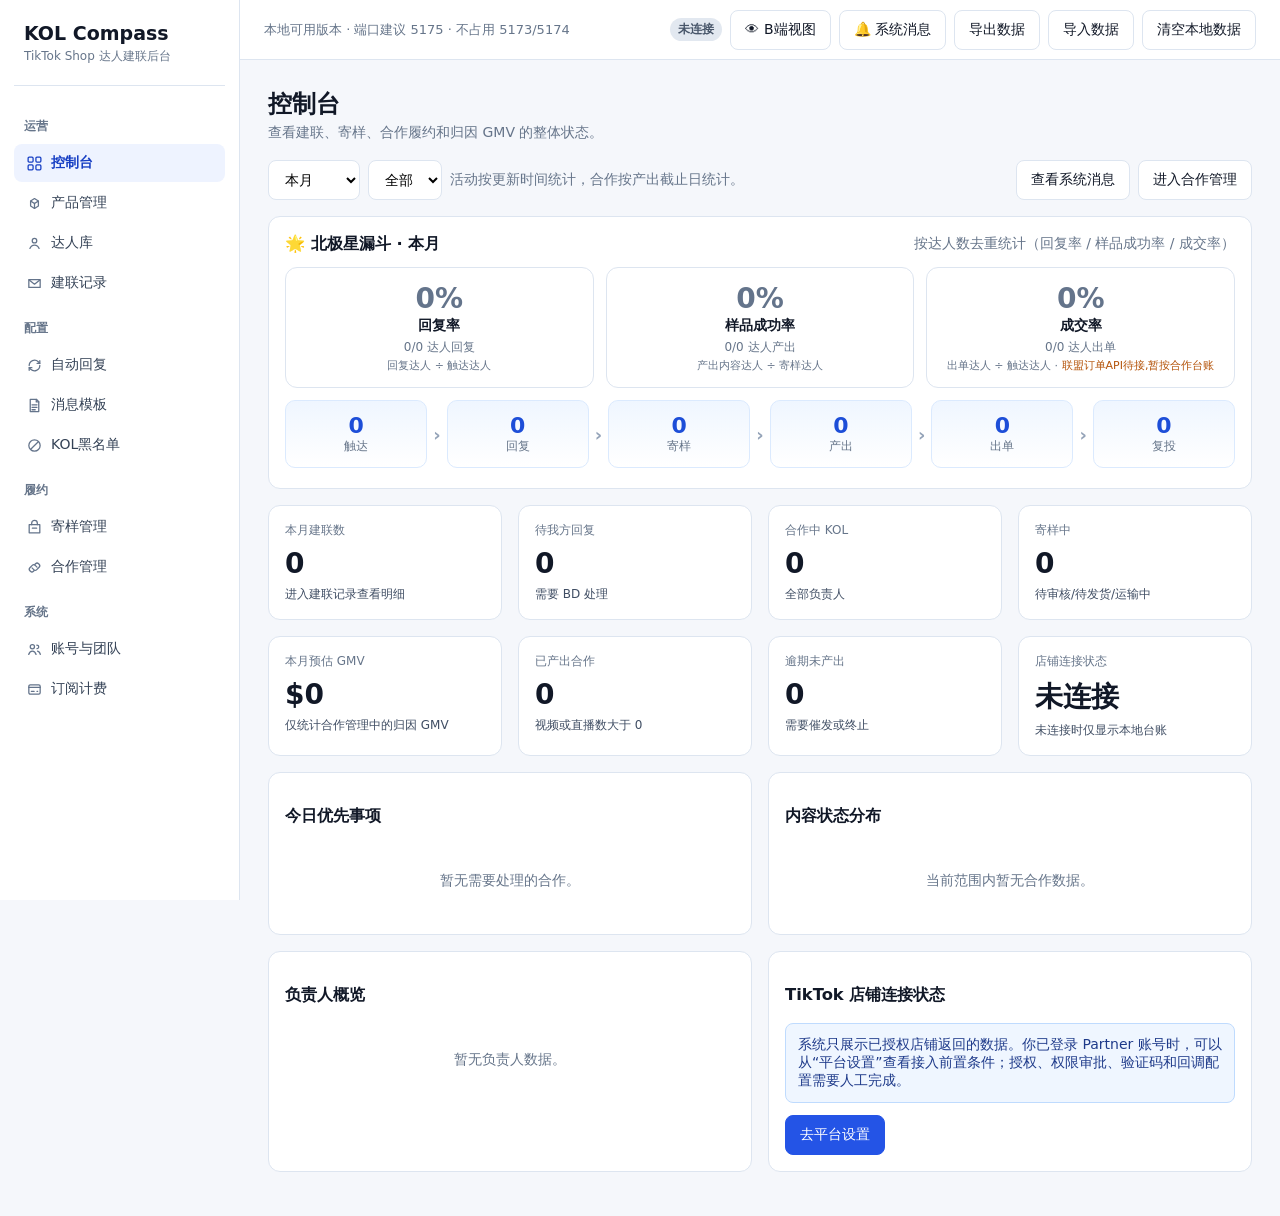
<file: index.html>
<!doctype html>
<html lang="zh-CN">
  <head>
    <meta charset="UTF-8" />
    <meta name="viewport" content="width=device-width, initial-scale=1.0" />
    <title>KOL Compass</title>
    <meta
      name="description"
      content="TikTok Shop KOL 建联、合作履约、内容追踪和 ROI 复盘后台"
    />
    <link rel="stylesheet" href="./app.css?v=20260708-r49" />
  </head>
  <body>
    <div id="app"></div>
    <script src="./app.js?v=20260708-r49"></script>
  </body>
</html>
</file>
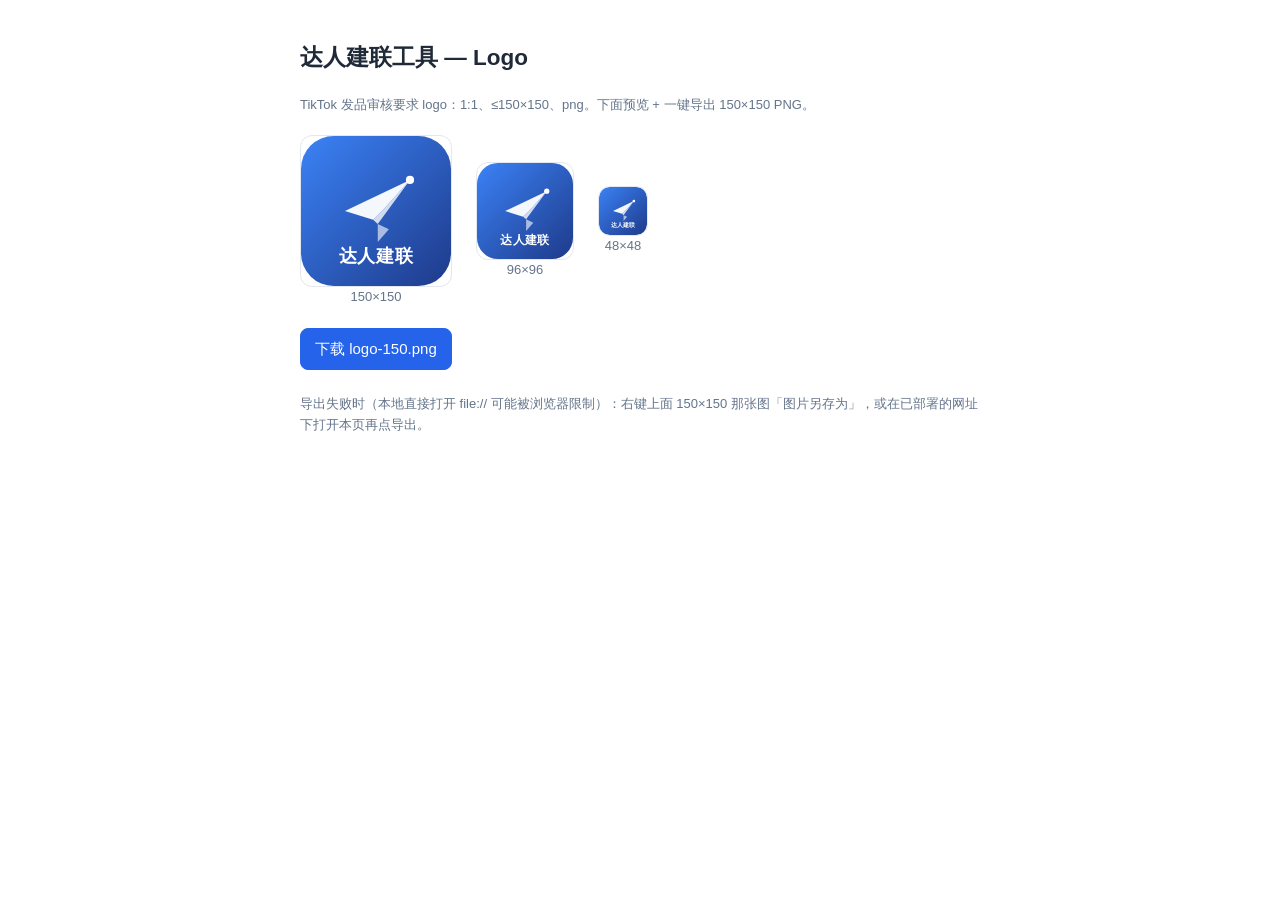
<file: assets/logo-preview.html>
<!doctype html>
<html lang="zh-CN">
<head>
<meta charset="UTF-8" />
<title>Logo 预览 / 导出 PNG</title>
<style>
  body{font:15px/1.6 -apple-system,Segoe UI,Roboto,sans-serif;color:#1f2937;max-width:680px;margin:40px auto;padding:0 20px}
  .row{display:flex;gap:24px;align-items:center;flex-wrap:wrap;margin:20px 0}
  .chip{text-align:center}
  .chip img{display:block;border:1px solid #e2e8f0;border-radius:12px}
  .muted{color:#64748b;font-size:13px}
  button{padding:8px 14px;border:1px solid #2563eb;background:#2563eb;color:#fff;border-radius:8px;cursor:pointer;font:inherit}
  code{background:#f1f5f9;padding:1px 5px;border-radius:4px}
</style>
</head>
<body>
<h2>达人建联工具 — Logo</h2>
<p class="muted">TikTok 发品审核要求 logo：1:1、≤150×150、png。下面预览 + 一键导出 150×150 PNG。</p>

<div class="row">
  <div class="chip"><img src="logo.svg" width="150" height="150" alt="logo 150" /><div class="muted">150×150</div></div>
  <div class="chip"><img src="logo.svg" width="96" height="96" alt="logo 96" /><div class="muted">96×96</div></div>
  <div class="chip"><img src="logo.svg" width="48" height="48" alt="logo 48" /><div class="muted">48×48</div></div>
</div>

<button onclick="exportPng()">下载 logo-150.png</button>
<canvas id="cv" width="150" height="150" style="display:none"></canvas>

<p class="muted" style="margin-top:24px">导出失败时（本地直接打开 file:// 可能被浏览器限制）：右键上面 150×150 那张图「图片另存为」，或在已部署的网址下打开本页再点导出。</p>

<script>
function exportPng(){
  var img = new Image();
  img.onload = function(){
    var cv = document.getElementById('cv');
    var ctx = cv.getContext('2d');
    ctx.clearRect(0,0,150,150);
    ctx.drawImage(img,0,0,150,150);
    try{
      var a = document.createElement('a');
      a.download = 'logo-150.png';
      a.href = cv.toDataURL('image/png');
      a.click();
    }catch(e){ alert('导出受浏览器限制，请用「图片另存为」。'); }
  };
  img.src = 'logo.svg';
}
</script>
</body>
</html>
</file>
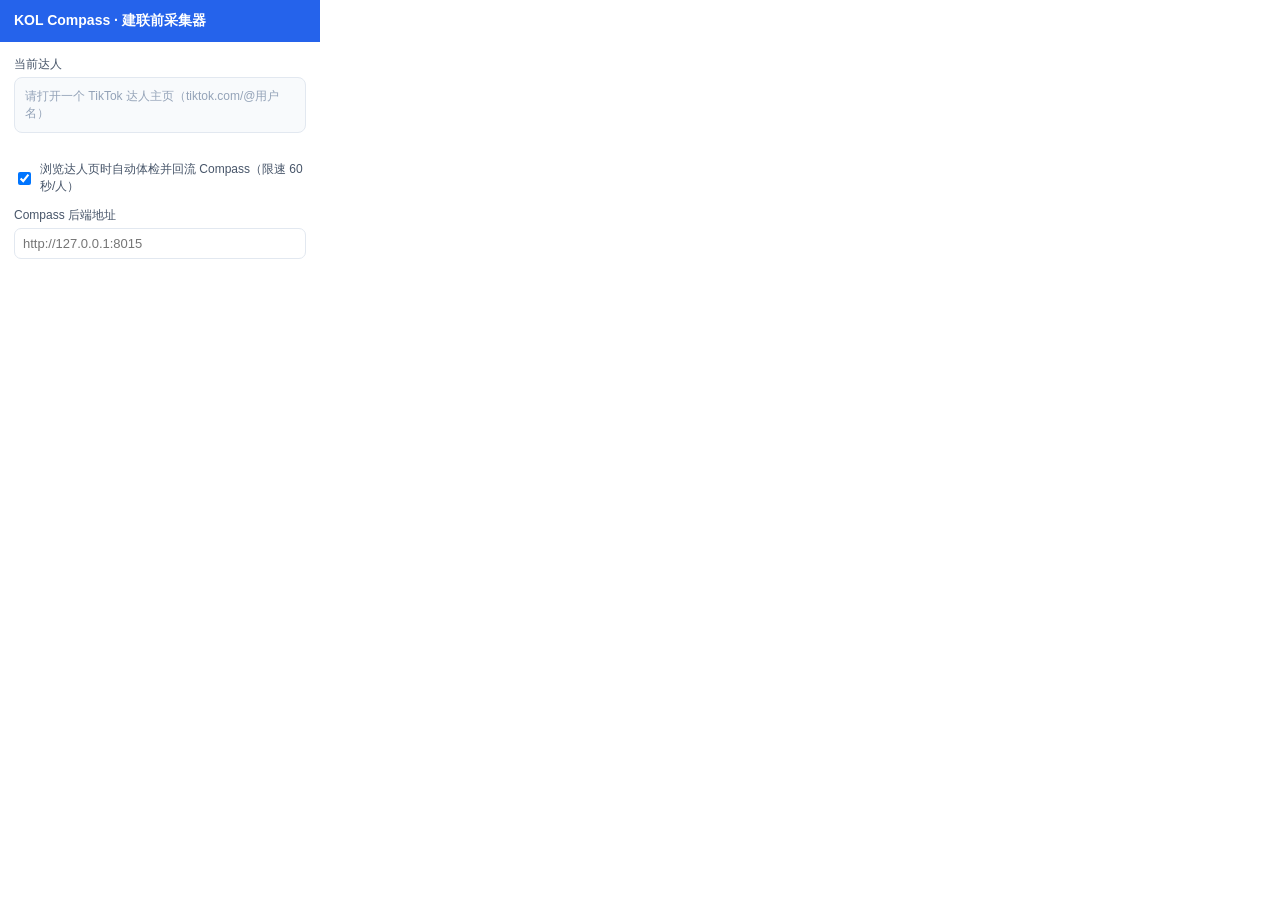
<file: extension/popup.html>
<!doctype html>
<html lang="zh-CN">
  <head>
    <meta charset="utf-8" />
    <style>
      body { width: 320px; margin: 0; font-family: -apple-system, "Segoe UI", "Microsoft YaHei", sans-serif; color: #0f172a; }
      header { background: #2563eb; color: #fff; padding: 12px 14px; font-weight: 600; font-size: 14px; }
      .body { padding: 14px; }
      .row { margin-bottom: 12px; }
      label { display: block; font-size: 12px; color: #475569; margin-bottom: 4px; }
      input[type="text"] { width: 100%; box-sizing: border-box; padding: 7px 8px; border: 1px solid #e2e8f0; border-radius: 7px; font-size: 13px; }
      .creator { background: #f8fafc; border: 1px solid #e2e8f0; border-radius: 8px; padding: 10px; font-size: 13px; }
      .creator b { font-size: 14px; }
      .muted { color: #94a3b8; font-size: 12px; }
      .btn { width: 100%; background: #2563eb; color: #fff; border: 0; border-radius: 8px; padding: 10px; font-size: 14px; font-weight: 600; cursor: pointer; }
      .btn:disabled { background: #94a3b8; cursor: default; }
      .status { margin-top: 10px; font-size: 12px; min-height: 16px; }
      .ok { color: #16a34a; } .err { color: #dc2626; }
      .toggle { display: flex; align-items: center; gap: 6px; font-size: 12px; color: #475569; }
      .tags span { display: inline-block; background: #eef2ff; color: #4338ca; border-radius: 5px; padding: 1px 6px; font-size: 11px; margin: 2px 2px 0 0; }
      .ckhead { font-size: 14px; margin-bottom: 8px; }
      .verdict { text-align: center; font-weight: 700; font-size: 15px; padding: 8px; border-radius: 8px; margin-bottom: 10px; }
      .lights { display: flex; flex-direction: column; gap: 5px; }
      .light-row { display: flex; align-items: center; justify-content: space-between; font-size: 13px; }
      .light-row span { color: #475569; }
      .detail { margin-top: 8px; font-size: 12px; line-height: 1.5; }
    </style>
  </head>
  <body>
    <header>KOL Compass · 建联前采集器</header>
    <div class="body">
      <div class="row" id="creatorBox">
        <label>当前达人</label>
        <div class="creator" id="creator"><span class="muted">请打开一个 TikTok 达人主页（tiktok.com/@用户名）</span></div>
      </div>
      <div class="status" id="status"></div>
      <div class="row toggle">
        <input type="checkbox" id="autoCapture" checked />
        <label for="autoCapture" style="margin:0">浏览达人页时自动体检并回流 Compass（限速 60 秒/人）</label>
      </div>
      <div class="row">
        <label>Compass 后端地址</label>
        <input type="text" id="compassUrl" placeholder="http://127.0.0.1:8015" />
      </div>
      <div class="muted" id="lastIngest"></div>
    </div>
    <script src="popup.js"></script>
  </body>
</html>
</file>
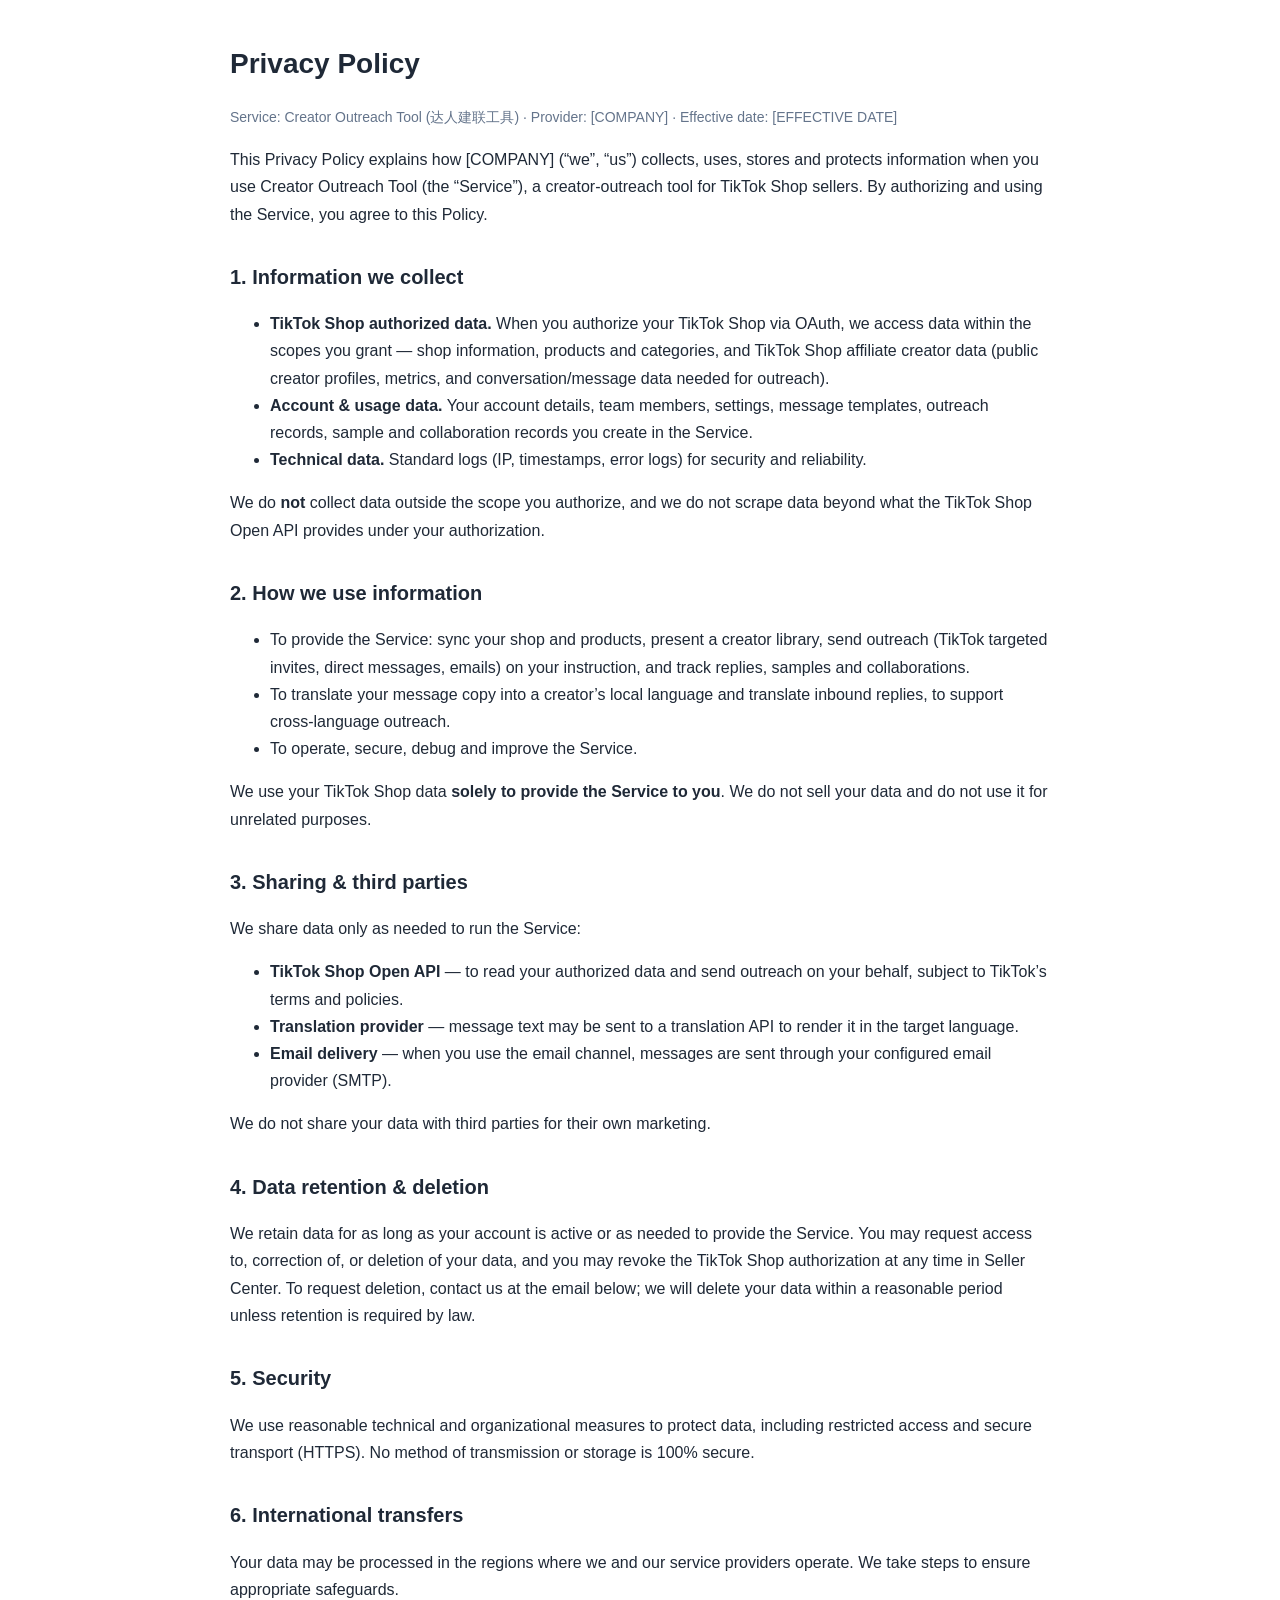
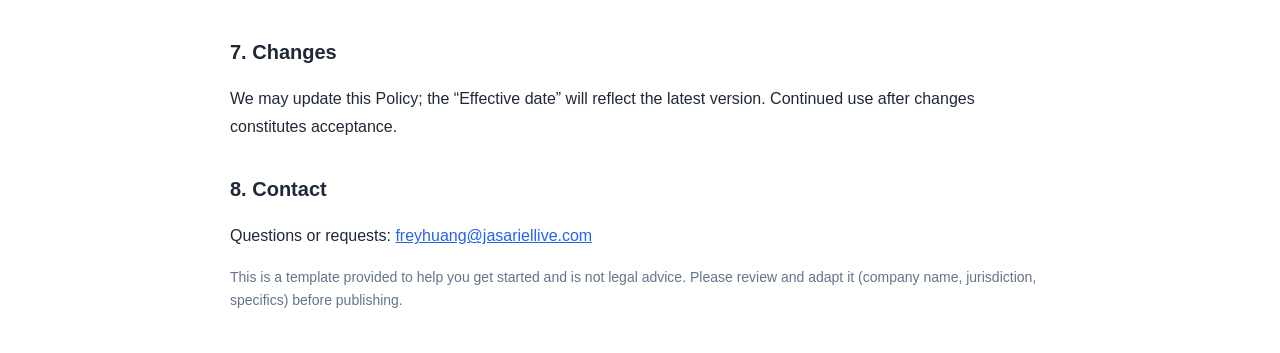
<file: legal/privacy-policy.html>
<!doctype html>
<html lang="en">
<head>
<meta charset="UTF-8" />
<meta name="viewport" content="width=device-width, initial-scale=1.0" />
<title>Privacy Policy — Creator Outreach Tool</title>
<style>
  body{max-width:820px;margin:40px auto;padding:0 20px;font:16px/1.7 -apple-system,Segoe UI,Roboto,Helvetica,Arial,sans-serif;color:#1f2937}
  h1{font-size:28px} h2{font-size:20px;margin-top:32px} a{color:#2563eb}
  .muted{color:#64748b;font-size:14px}
  code{background:#f1f5f9;padding:1px 5px;border-radius:4px}
</style>
</head>
<body>
<!-- TEMPLATE: replace [COMPANY], [EFFECTIVE DATE], [JURISDICTION] before publishing. Have it reviewed; this is not legal advice. -->
<h1>Privacy Policy</h1>
<p class="muted">Service: Creator Outreach Tool (达人建联工具) · Provider: [COMPANY] · Effective date: [EFFECTIVE DATE]</p>

<p>This Privacy Policy explains how [COMPANY] (“we”, “us”) collects, uses, stores and protects information when you use Creator Outreach Tool (the “Service”), a creator-outreach tool for TikTok Shop sellers. By authorizing and using the Service, you agree to this Policy.</p>

<h2>1. Information we collect</h2>
<ul>
  <li><b>TikTok Shop authorized data.</b> When you authorize your TikTok Shop via OAuth, we access data within the scopes you grant — shop information, products and categories, and TikTok Shop affiliate creator data (public creator profiles, metrics, and conversation/message data needed for outreach).</li>
  <li><b>Account &amp; usage data.</b> Your account details, team members, settings, message templates, outreach records, sample and collaboration records you create in the Service.</li>
  <li><b>Technical data.</b> Standard logs (IP, timestamps, error logs) for security and reliability.</li>
</ul>
<p>We do <b>not</b> collect data outside the scope you authorize, and we do not scrape data beyond what the TikTok Shop Open API provides under your authorization.</p>

<h2>2. How we use information</h2>
<ul>
  <li>To provide the Service: sync your shop and products, present a creator library, send outreach (TikTok targeted invites, direct messages, emails) on your instruction, and track replies, samples and collaborations.</li>
  <li>To translate your message copy into a creator’s local language and translate inbound replies, to support cross-language outreach.</li>
  <li>To operate, secure, debug and improve the Service.</li>
</ul>
<p>We use your TikTok Shop data <b>solely to provide the Service to you</b>. We do not sell your data and do not use it for unrelated purposes.</p>

<h2>3. Sharing &amp; third parties</h2>
<p>We share data only as needed to run the Service:</p>
<ul>
  <li><b>TikTok Shop Open API</b> — to read your authorized data and send outreach on your behalf, subject to TikTok’s terms and policies.</li>
  <li><b>Translation provider</b> — message text may be sent to a translation API to render it in the target language.</li>
  <li><b>Email delivery</b> — when you use the email channel, messages are sent through your configured email provider (SMTP).</li>
</ul>
<p>We do not share your data with third parties for their own marketing.</p>

<h2>4. Data retention &amp; deletion</h2>
<p>We retain data for as long as your account is active or as needed to provide the Service. You may request access to, correction of, or deletion of your data, and you may revoke the TikTok Shop authorization at any time in Seller Center. To request deletion, contact us at the email below; we will delete your data within a reasonable period unless retention is required by law.</p>

<h2>5. Security</h2>
<p>We use reasonable technical and organizational measures to protect data, including restricted access and secure transport (HTTPS). No method of transmission or storage is 100% secure.</p>

<h2>6. International transfers</h2>
<p>Your data may be processed in the regions where we and our service providers operate. We take steps to ensure appropriate safeguards.</p>

<h2>7. Changes</h2>
<p>We may update this Policy; the “Effective date” will reflect the latest version. Continued use after changes constitutes acceptance.</p>

<h2>8. Contact</h2>
<p>Questions or requests: <a href="mailto:freyhuang@jasariellive.com">freyhuang@jasariellive.com</a></p>

<p class="muted">This is a template provided to help you get started and is not legal advice. Please review and adapt it (company name, jurisdiction, specifics) before publishing.</p>
</body>
</html>
</file>
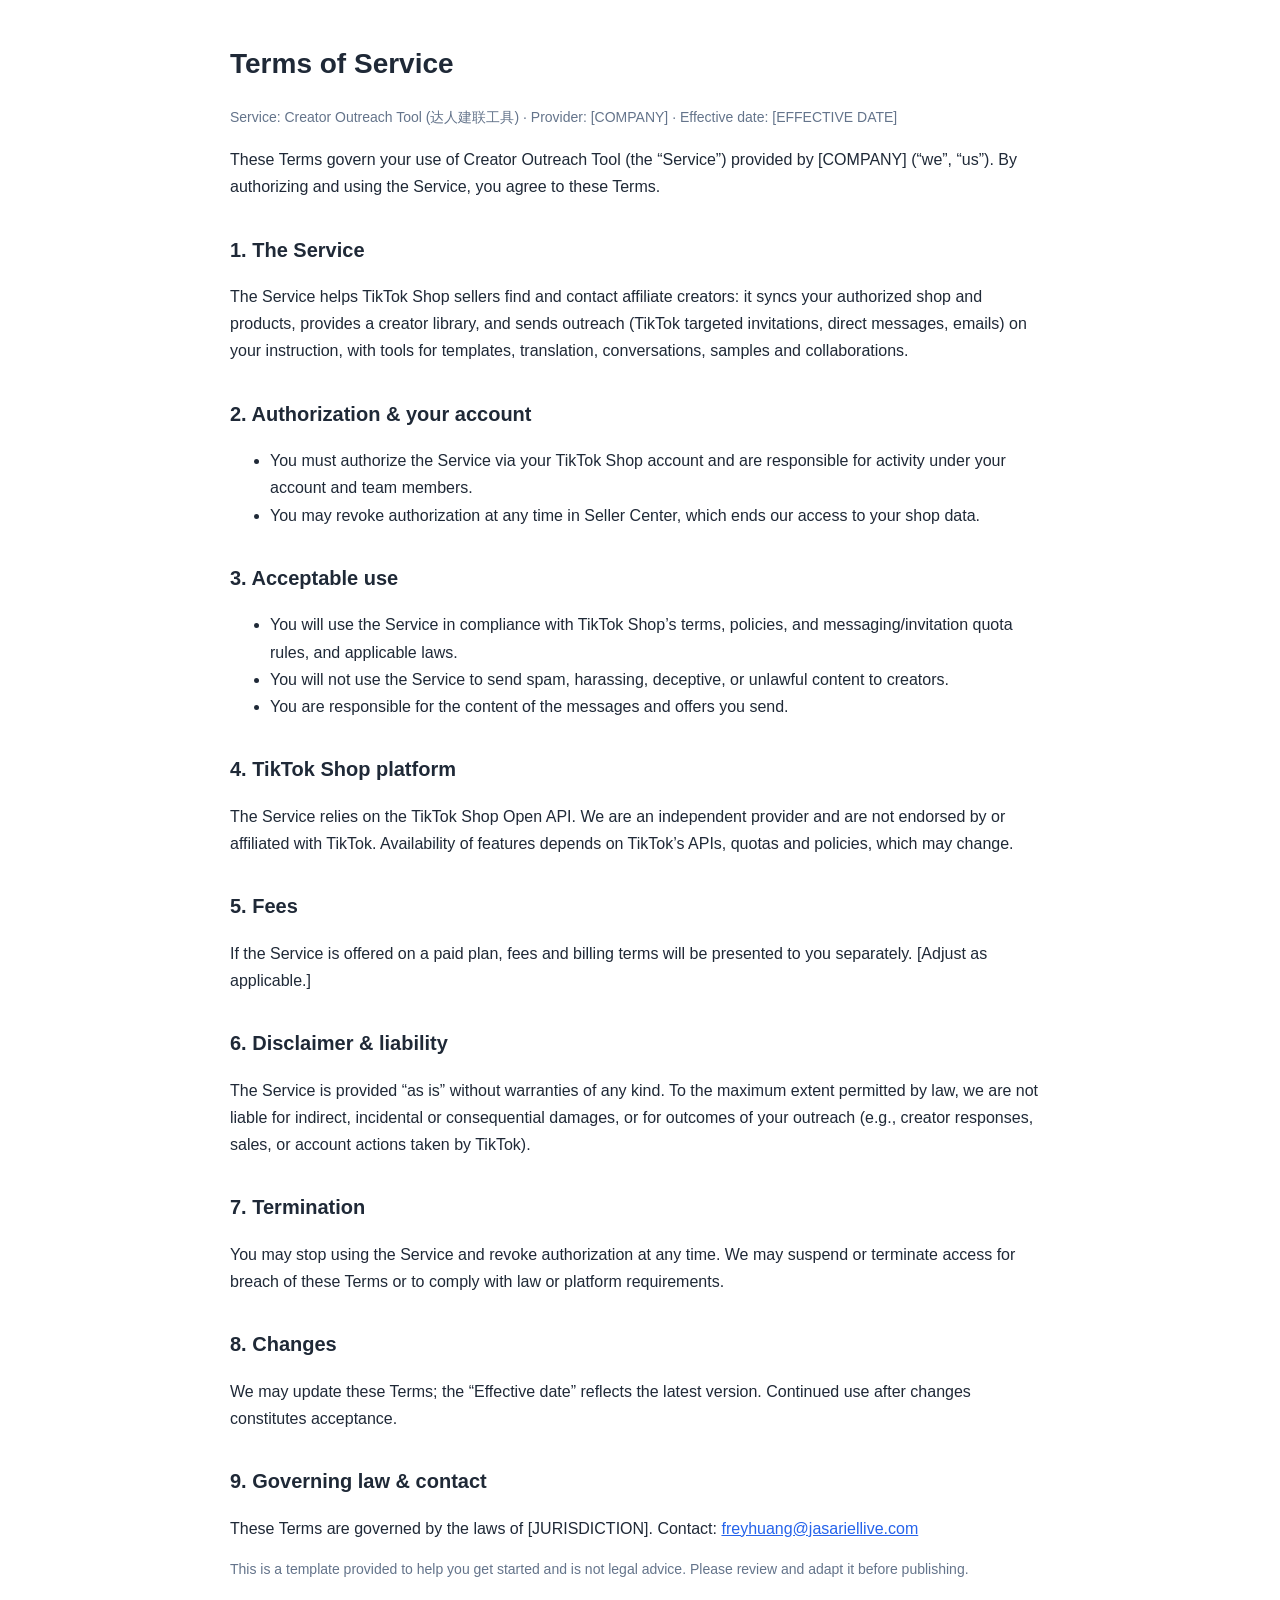
<file: legal/terms-of-service.html>
<!doctype html>
<html lang="en">
<head>
<meta charset="UTF-8" />
<meta name="viewport" content="width=device-width, initial-scale=1.0" />
<title>Terms of Service — Creator Outreach Tool</title>
<style>
  body{max-width:820px;margin:40px auto;padding:0 20px;font:16px/1.7 -apple-system,Segoe UI,Roboto,Helvetica,Arial,sans-serif;color:#1f2937}
  h1{font-size:28px} h2{font-size:20px;margin-top:32px} a{color:#2563eb}
  .muted{color:#64748b;font-size:14px}
</style>
</head>
<body>
<!-- TEMPLATE: replace [COMPANY], [EFFECTIVE DATE], [JURISDICTION] before publishing. Have it reviewed; this is not legal advice. -->
<h1>Terms of Service</h1>
<p class="muted">Service: Creator Outreach Tool (达人建联工具) · Provider: [COMPANY] · Effective date: [EFFECTIVE DATE]</p>

<p>These Terms govern your use of Creator Outreach Tool (the “Service”) provided by [COMPANY] (“we”, “us”). By authorizing and using the Service, you agree to these Terms.</p>

<h2>1. The Service</h2>
<p>The Service helps TikTok Shop sellers find and contact affiliate creators: it syncs your authorized shop and products, provides a creator library, and sends outreach (TikTok targeted invitations, direct messages, emails) on your instruction, with tools for templates, translation, conversations, samples and collaborations.</p>

<h2>2. Authorization &amp; your account</h2>
<ul>
  <li>You must authorize the Service via your TikTok Shop account and are responsible for activity under your account and team members.</li>
  <li>You may revoke authorization at any time in Seller Center, which ends our access to your shop data.</li>
</ul>

<h2>3. Acceptable use</h2>
<ul>
  <li>You will use the Service in compliance with TikTok Shop’s terms, policies, and messaging/invitation quota rules, and applicable laws.</li>
  <li>You will not use the Service to send spam, harassing, deceptive, or unlawful content to creators.</li>
  <li>You are responsible for the content of the messages and offers you send.</li>
</ul>

<h2>4. TikTok Shop platform</h2>
<p>The Service relies on the TikTok Shop Open API. We are an independent provider and are not endorsed by or affiliated with TikTok. Availability of features depends on TikTok’s APIs, quotas and policies, which may change.</p>

<h2>5. Fees</h2>
<p>If the Service is offered on a paid plan, fees and billing terms will be presented to you separately. [Adjust as applicable.]</p>

<h2>6. Disclaimer &amp; liability</h2>
<p>The Service is provided “as is” without warranties of any kind. To the maximum extent permitted by law, we are not liable for indirect, incidental or consequential damages, or for outcomes of your outreach (e.g., creator responses, sales, or account actions taken by TikTok).</p>

<h2>7. Termination</h2>
<p>You may stop using the Service and revoke authorization at any time. We may suspend or terminate access for breach of these Terms or to comply with law or platform requirements.</p>

<h2>8. Changes</h2>
<p>We may update these Terms; the “Effective date” reflects the latest version. Continued use after changes constitutes acceptance.</p>

<h2>9. Governing law &amp; contact</h2>
<p>These Terms are governed by the laws of [JURISDICTION]. Contact: <a href="mailto:freyhuang@jasariellive.com">freyhuang@jasariellive.com</a></p>

<p class="muted">This is a template provided to help you get started and is not legal advice. Please review and adapt it before publishing.</p>
</body>
</html>
</file>
<file: app.css>
:root {
  --bg: #f5f7fb;
  --surface: #ffffff;
  --surface-muted: #f8fafc;
  --border: #dde5f0;
  --text: #111827;
  --muted: #66758a;
  --subtle: #3f4d63;
  --primary: #2454e6;
  --primary-strong: #173fc4;
  --sidebar: #ffffff;
  --sidebar-2: #f7f9fc;
  --success: #16a34a;
  --warning: #d97706;
  --danger: #dc2626;
  --info: #2563eb;
}

* {
  box-sizing: border-box;
}

body {
  margin: 0;
  background: var(--bg);
  color: var(--text);
  font-family: Inter, "PingFang SC", "Microsoft YaHei", system-ui, sans-serif;
  font-size: 14px;
  overflow-x: hidden;
}

button,
input,
select,
textarea {
  font: inherit;
}

button {
  cursor: pointer;
}

.app-shell {
  display: grid;
  grid-template-columns: 240px 1fr;
  min-height: 100vh;
}

.sidebar {
  background: var(--sidebar);
  color: var(--text);
  padding: 22px 14px;
  position: sticky;
  top: 0;
  height: 100vh;
  overflow-y: auto;
  border-right: 1px solid var(--border);
  box-shadow: none;
}

.brand {
  color: var(--text);
  font-size: 19px;
  font-weight: 700;
  padding: 0 10px 20px;
  border-bottom: 1px solid var(--border);
  margin-bottom: 16px;
}

.brand small {
  display: block;
  color: var(--muted);
  font-size: 12px;
  font-weight: 500;
  margin-top: 4px;
}

.nav-group-title {
  color: var(--muted);
  font-size: 12px;
  font-weight: 700;
  padding: 16px 10px 7px;
}

.nav-item {
  width: 100%;
  border: 0;
  color: #334155;
  background: transparent;
  text-align: left;
  padding: 10px 12px;
  border-radius: 8px;
  display: flex;
  align-items: center;
  gap: 8px;
  margin: 2px 0;
}

.nav-icon {
  width: 17px;
  height: 17px;
  flex: 0 0 17px;
  color: #64748b;
}

.nav-item:hover {
  color: var(--primary-strong);
  background: #f5f7fb;
}

.nav-item:hover .nav-icon,
.nav-item.active .nav-icon {
  color: currentColor;
}

.nav-item.active {
  color: var(--primary-strong);
  background: #eef3ff;
  box-shadow: none;
  font-weight: 700;
}

.main {
  min-width: 0;
  background: var(--bg);
  overflow-x: hidden;
}

.topbar {
  height: 60px;
  background: #fff;
  border-bottom: 1px solid var(--border);
  display: flex;
  align-items: center;
  justify-content: space-between;
  padding: 0 24px;
  position: sticky;
  top: 0;
  z-index: 5;
  backdrop-filter: none;
}

.topbar-title {
  font-size: 13px;
  color: var(--muted);
}

.content {
  padding: 28px 28px 44px;
  max-width: none;
  min-width: 0;
}

.page-head {
  display: flex;
  align-items: flex-start;
  justify-content: space-between;
  gap: 16px;
  margin-bottom: 18px;
}

.page-title {
  font-size: 24px;
  line-height: 32px;
  font-weight: 700;
  margin: 0;
}

.page-desc {
  color: var(--muted);
  margin-top: 4px;
}

.grid {
  display: grid;
  gap: 16px;
}

.grid-2 {
  grid-template-columns: repeat(2, minmax(0, 1fr));
}

.grid-3 {
  grid-template-columns: repeat(3, minmax(0, 1fr));
}

.grid-4 {
  grid-template-columns: repeat(4, minmax(0, 1fr));
}

.card {
  background: var(--surface);
  border: 1px solid var(--border);
  border-radius: 12px;
  padding: 16px;
  box-shadow: none;
  min-width: 0;
}

.workbench-page {
  display: grid;
  gap: 18px;
}

.breadcrumb {
  color: var(--muted);
  font-size: 13px;
  margin-bottom: 6px;
}

.workbench-top {
  display: flex;
  justify-content: space-between;
  gap: 16px;
  align-items: flex-start;
}

.workbench-layout {
  display: grid;
  grid-template-columns: 220px minmax(0, 1fr) 300px;
  gap: 16px;
  align-items: start;
}

.workbench-steps,
.workbench-summary,
.workbench-section {
  background: #fff;
  border: 1px solid var(--border);
  border-radius: 8px;
}

.workbench-steps {
  position: sticky;
  top: 76px;
  padding: 10px;
}

.workbench-step {
  display: grid;
  grid-template-columns: 28px 1fr;
  gap: 2px 8px;
  padding: 10px;
  border-radius: 8px;
  color: var(--muted);
}

.workbench-step b {
  grid-row: span 2;
  display: grid;
  place-items: center;
  width: 24px;
  height: 24px;
  border-radius: 999px;
  background: #eef2f7;
  color: var(--subtle);
  font-size: 12px;
}

.workbench-step span {
  color: var(--text);
  font-weight: 700;
}

.workbench-step small {
  font-size: 12px;
}

.workbench-step.active {
  background: #eef3ff;
}

.workbench-step.active b,
.workbench-step.done b {
  background: var(--primary);
  color: #fff;
}

.workbench-main {
  display: grid;
  gap: 16px;
  min-width: 0;
}

.workbench-section {
  padding: 16px;
}

.section-head {
  display: flex;
  justify-content: space-between;
  align-items: flex-start;
  gap: 14px;
  margin-bottom: 12px;
}

.section-head h2 {
  margin: 0;
  font-size: 17px;
  line-height: 24px;
}

.section-head p {
  margin: 4px 0 0;
  color: var(--muted);
}

.workbench-creator-list {
  display: grid;
  gap: 8px;
}

.workbench-creator {
  display: grid;
  grid-template-columns: minmax(0, 1fr) auto;
  gap: 4px 12px;
  align-items: center;
  padding: 10px;
  border: 1px solid var(--border);
  border-radius: 8px;
  background: var(--surface-muted);
}

.workbench-creator small {
  grid-column: 1 / -1;
  color: var(--muted);
}

.workbench-creator.blocked {
  border-color: #fecaca;
  background: #fef2f2;
}

.action-grid {
  display: grid;
  grid-template-columns: minmax(0, 1.15fr) minmax(280px, 0.85fr);
  gap: 14px;
}

.action-panel {
  border: 1px solid var(--border);
  border-radius: 8px;
  padding: 14px;
  background: var(--surface-muted);
}

.action-title {
  display: flex;
  justify-content: space-between;
  gap: 12px;
  align-items: center;
  margin-bottom: 12px;
  font-weight: 700;
}

.switch-row {
  display: inline-flex;
  align-items: center;
  gap: 8px;
  font-weight: 700;
}

.message-grid {
  display: grid;
  grid-template-columns: repeat(2, minmax(0, 1fr));
  gap: 12px;
  margin-top: 12px;
}

.submit-preview {
  display: grid;
  gap: 8px;
}

.submit-preview div {
  display: flex;
  justify-content: space-between;
  gap: 12px;
  padding: 10px 12px;
  border: 1px solid var(--border);
  border-radius: 8px;
  background: var(--surface-muted);
}

.submit-preview span {
  color: var(--muted);
}

.workbench-summary {
  position: sticky;
  top: 76px;
  padding: 12px;
  display: grid;
  gap: 10px;
}

.summary-card {
  border: 1px solid var(--border);
  border-radius: 8px;
  padding: 12px;
  background: var(--surface-muted);
}

.summary-card span {
  display: block;
  color: var(--muted);
  font-size: 12px;
  margin-bottom: 6px;
}

.summary-card b {
  font-size: 26px;
}

.summary-card small,
.summary-card li {
  color: var(--subtle);
}

.summary-card ul {
  margin: 0;
  padding-left: 18px;
}

.summary-card.warning {
  border-color: #fde68a;
  background: #fffbeb;
}

.stat-card.clickable,
.trend-row.clickable {
  cursor: pointer;
}

.stat-card.clickable:hover,
.trend-row.clickable:hover {
  border-color: var(--primary);
  box-shadow: 0 1px 0 rgba(37, 99, 235, 0.08);
}

.stat-label {
  color: var(--muted);
  font-size: 12px;
}

.stat-value {
  font-size: 28px;
  font-weight: 700;
  margin-top: 8px;
  letter-spacing: 0;
}

.stat-note {
  color: var(--subtle);
  font-size: 12px;
  margin-top: 6px;
}

.trend-row {
  border: 1px solid var(--border);
  border-radius: 8px;
  padding: 10px 12px;
  margin-top: 10px;
}

.trend-head {
  display: flex;
  align-items: center;
  justify-content: space-between;
  gap: 12px;
  margin-bottom: 8px;
}

.trend-track {
  height: 8px;
  border-radius: 999px;
  background: #e2e8f0;
  overflow: hidden;
}

.trend-fill {
  height: 100%;
  border-radius: 999px;
  background: var(--primary);
}

.toolbar {
  display: flex;
  align-items: center;
  justify-content: space-between;
  gap: 12px;
  margin: 16px 0;
  flex-wrap: wrap;
}

.filters {
  display: flex;
  gap: 8px;
  flex-wrap: wrap;
  align-items: center;
}

.filter-toolbar {
  align-items: stretch;
  gap: 14px;
}

.bulk-action-bar,
.pagination-bar {
  display: flex;
  align-items: center;
  justify-content: space-between;
  gap: 12px;
  background: var(--surface);
  border: 1px solid var(--border);
  border-radius: 8px;
  padding: 12px 14px;
  margin: 12px 0;
}

.pagination-bar {
  margin-top: 12px;
}

.pagination-controls {
  display: flex;
  align-items: center;
  gap: 8px;
  flex-wrap: wrap;
}

.table-check {
  display: inline-flex;
  align-items: center;
  gap: 6px;
  white-space: nowrap;
  color: var(--text);
}

.table-check input {
  width: 14px;
  height: 14px;
}

.kol-filter-panel {
  flex: 1 1 720px;
  display: grid;
  gap: 12px;
  min-width: 0;
}

.filter-search-row {
  display: flex;
  flex-wrap: wrap;
  gap: 8px;
  align-items: end;
}

.kol-search-input {
  min-width: 260px;
}

.filter-select {
  display: grid;
  gap: 5px;
  color: var(--muted);
  font-size: 12px;
  font-weight: 700;
}

.filter-select .select {
  min-width: 138px;
  color: var(--text);
  font-weight: 500;
}

.filter-group {
  display: grid;
  gap: 7px;
}

.filter-label {
  color: var(--muted);
  font-size: 12px;
  font-weight: 700;
}

.chip-row {
  display: flex;
  gap: 7px;
  flex-wrap: wrap;
}

.filter-chip {
  border: 1px solid var(--border);
  background: #fff;
  color: var(--subtle);
  border-radius: 999px;
  min-height: 30px;
  padding: 5px 10px;
  font-size: 12px;
  font-weight: 600;
}

.filter-chip.active {
  border-color: #b9c8ff;
  background: #eef3ff;
  color: var(--primary-strong);
}

.check-grid {
  display: flex;
  gap: 8px;
  flex-wrap: wrap;
  min-height: 40px;
  align-items: center;
}

.check-option {
  display: inline-flex;
  align-items: center;
  gap: 6px;
  border: 1px solid var(--border);
  border-radius: 999px;
  padding: 7px 10px;
  background: #fff;
  color: var(--subtle);
  font-size: 12px;
  font-weight: 600;
}

.check-option input {
  width: 14px;
  height: 14px;
}

.input,
.select,
.textarea {
  border: 1px solid var(--border);
  border-radius: 8px;
  background: #fff;
  padding: 9px 12px;
  min-height: 40px;
  box-shadow: none;
}

.textarea {
  width: 100%;
  min-height: 86px;
}

.btn {
  border: 1px solid var(--border);
  background: #fff;
  color: var(--text);
  border-radius: 8px;
  min-height: 40px;
  padding: 9px 14px;
}

.btn.primary {
  background: var(--primary);
  border-color: var(--primary);
  color: #fff;
  box-shadow: none;
}

.btn.primary:hover {
  background: var(--primary-strong);
}

.btn.danger {
  color: #fff;
  border-color: var(--danger);
  background: var(--danger);
}

.btn.ghost {
  border: 0;
  background: transparent;
  color: var(--primary);
}

.btn:disabled {
  cursor: not-allowed;
  opacity: 0.45;
}

.surface-panel,
.store-panel {
  background: var(--surface);
  border: 1px solid var(--border);
  border-radius: 12px;
  box-shadow: none;
}

.store-panel {
  display: flex;
  align-items: center;
  justify-content: space-between;
  gap: 20px;
  padding: 20px 22px;
  margin-bottom: 16px;
}

.store-panel h3 {
  margin: 4px 0 6px;
  font-size: 20px;
}

.store-panel p {
  margin: 0;
  color: var(--subtle);
}

.section-kicker {
  color: var(--muted);
  font-size: 12px;
  font-weight: 700;
}

.store-meta {
  display: flex;
  gap: 14px;
  flex-wrap: wrap;
  color: var(--muted);
  margin-top: 12px;
  font-size: 12px;
}

.store-actions {
  display: flex;
  align-items: center;
  gap: 10px;
  flex-wrap: wrap;
  justify-content: flex-end;
}

.compact-toolbar {
  padding: 16px;
  margin: 0;
  border-bottom: 1px solid var(--border);
}

.compact-select {
  min-width: 130px;
}

.product-search-input {
  min-width: 320px;
}

.object-list {
  display: grid;
}

.object-head,
.object-row {
  display: grid;
  grid-template-columns: minmax(360px, 1fr) 120px 80px 110px 200px;
  gap: 16px;
  align-items: center;
}

.object-head {
  color: var(--muted);
  background: var(--surface-muted);
  font-size: 12px;
  font-weight: 700;
  padding: 13px 16px;
}

.object-row {
  padding: 16px;
  border-top: 1px solid var(--border);
}

.product-main,
.product-pick {
  display: flex;
  align-items: center;
  gap: 12px;
  min-width: 0;
}

.product-info {
  min-width: 0;
}

.product-main b,
.product-pick b {
  display: block;
  line-height: 1.35;
}

.product-title {
  max-width: 720px;
  display: -webkit-box !important;
  -webkit-line-clamp: 2;
  -webkit-box-orient: vertical;
  overflow: hidden;
  word-break: break-word;
  overflow-wrap: anywhere;
}

.product-thumb {
  width: 52px;
  height: 52px;
  border-radius: 10px;
  background: #eef3ff;
  border: 1px solid #dbe6ff;
  color: var(--primary);
  display: inline-flex;
  align-items: center;
  justify-content: center;
  font-weight: 800;
  overflow: hidden;
  flex: 0 0 auto;
}

.product-thumb img {
  width: 100%;
  height: 100%;
  object-fit: cover;
}

.product-tags {
  display: flex;
  gap: 6px;
  flex-wrap: wrap;
  margin-top: 8px;
}

.product-tags span {
  border: 1px solid var(--border);
  color: var(--subtle);
  background: #fff;
  border-radius: 999px;
  padding: 2px 8px;
  font-size: 12px;
}

.row-actions {
  display: flex;
  gap: 6px;
  flex-wrap: wrap;
}

.product-object-list .object-row > div:nth-child(2),
.product-object-list .object-row > div:nth-child(3),
.product-object-list .object-row > div:nth-child(4) {
  white-space: nowrap;
}
/* 商品操作列：不换行，三按钮对齐 */
.product-object-list .row-actions {
  flex-wrap: nowrap;
  white-space: nowrap;
}
/* 达人内容表现：一行紧凑（视频 · 直播），不再两行长文 */
.metric-inline {
  display: flex;
  align-items: center;
  gap: 6px;
  white-space: nowrap;
  font-size: 13px;
}
.metric-inline .dot { color: #cbd5e1; }
/* 商品状态胶囊（替代原始 API 码） */
.status-pill {
  display: inline-block;
  font-size: 12px;
  padding: 2px 9px;
  border-radius: 999px;
  white-space: nowrap;
  border: 1px solid var(--border, #e2e8f0);
  background: #f8fafc;
  color: #475569;
}
.status-pill.success { color: #15803d; border-color: #86efac; background: #f0fdf4; }
.status-pill.warning { color: #b45309; border-color: #fcd34d; background: #fffbeb; }
.status-pill.neutral { color: #64748b; border-color: #e2e8f0; background: #f1f5f9; }

.panel-empty {
  padding: 32px;
}

.modal-section-title {
  font-weight: 700;
  margin: 18px 0 10px;
}

.product-picker {
  display: grid;
  gap: 10px;
  max-height: 300px;
  overflow: auto;
  border: 1px solid var(--border);
  border-radius: 12px;
  padding: 10px;
  background: var(--surface-muted);
}

.product-pick {
  cursor: pointer;
  background: #fff;
  border: 1px solid var(--border);
  border-radius: 10px;
  padding: 10px;
}

.product-pick input {
  width: 16px;
  height: 16px;
  flex: 0 0 auto;
}

.product-pick.selected,
.product-pick:has(input:checked) {
  border-color: var(--primary);
  background: #f5f8ff;
}

.product-pick-main {
  min-width: 0;
}

.product-pick-main span {
  display: block;
  color: var(--muted);
  margin-top: 4px;
}

.flow-steps {
  display: grid;
  grid-template-columns: repeat(3, minmax(0, 1fr));
  gap: 10px;
  margin-bottom: 14px;
}

.flow-step {
  display: flex;
  align-items: center;
  gap: 8px;
  border: 1px solid var(--border);
  border-radius: 8px;
  padding: 10px 12px;
  background: #fff;
  color: var(--subtle);
}

.flow-step b {
  width: 22px;
  height: 22px;
  border-radius: 999px;
  display: inline-flex;
  align-items: center;
  justify-content: center;
  background: #e8eefc;
  color: var(--primary-strong);
  font-size: 12px;
}

.flow-step.active {
  border-color: #c9d7ff;
  background: #f7faff;
}

.outreach-mode-grid {
  display: grid;
  grid-template-columns: repeat(2, minmax(0, 1fr));
  gap: 12px;
}

.mode-card {
  border: 1px solid var(--border);
  border-radius: 10px;
  padding: 12px;
  display: grid;
  grid-template-columns: 18px 1fr;
  gap: 6px 10px;
  background: #fff;
  cursor: pointer;
}

.mode-card b,
.mode-card span {
  grid-column: 2;
}

.mode-card span {
  color: var(--muted);
  line-height: 1.45;
}

.mode-card:has(input:checked),
.mode-card.selected {
  border-color: var(--primary);
  background: #f5f8ff;
}

.outreach-product-table {
  border: 1px solid var(--border);
  border-radius: 10px;
  overflow: auto;
  background: #fff;
}

.outreach-product-head,
.outreach-product-row {
  display: grid;
  grid-template-columns: 54px minmax(360px, 1fr) 130px 140px 190px;
  gap: 12px;
  align-items: center;
  min-width: 920px;
}

.outreach-product-head {
  padding: 12px 14px;
  background: var(--surface-muted);
  color: var(--muted);
  font-size: 12px;
  font-weight: 700;
}

.outreach-product-row {
  padding: 12px 14px;
  border-top: 1px solid var(--border);
}

.outreach-product-row.selected,
.outreach-product-row:has(.outreach-product-check:checked) {
  background: #f8fbff;
}

.outreach-product-row.disabled {
  opacity: 0.55;
  background: var(--surface-muted);
}

.outreach-product-row.disabled .commission-input .input,
.outreach-product-row.disabled .outreach-product-check {
  cursor: not-allowed;
}

.invite-card-block {
  margin-top: 14px;
  padding-top: 14px;
  border-top: 1px dashed var(--border);
}

.invite-card-preview {
  margin-top: 8px;
  padding: 10px 12px;
  border: 1px solid var(--border);
  border-radius: var(--radius-md, 8px);
  background: var(--surface-muted);
  font-size: 13px;
}

.invite-card-list {
  display: flex;
  flex-direction: column;
  gap: 8px;
}

.invite-card-item {
  display: flex;
  align-items: center;
  gap: 10px;
  padding: 8px;
  background: var(--surface, #fff);
  border: 1px solid var(--border);
  border-radius: var(--radius-md, 8px);
}

.invite-card-thumb {
  width: 44px;
  height: 44px;
  border-radius: 6px;
  overflow: hidden;
  flex-shrink: 0;
  display: flex;
  align-items: center;
  justify-content: center;
  background: var(--surface-muted);
  font-weight: 600;
  color: var(--text-secondary, #475569);
}

.invite-card-thumb img {
  width: 100%;
  height: 100%;
  object-fit: cover;
}

.invite-card-info {
  display: flex;
  flex-direction: column;
  gap: 2px;
  min-width: 0;
}

.invite-card-info b {
  font-weight: 600;
  font-size: 13px;
  display: -webkit-box;
  -webkit-line-clamp: 2;
  -webkit-box-orient: vertical;
  overflow: hidden;
}

.invite-card-rate {
  font-size: 12px;
  color: var(--warning, #d97706);
}

.conversation-layout {
  display: grid;
  grid-template-columns: 300px 1fr;
  gap: 16px;
  align-items: start;
}

.conversation-list {
  display: flex;
  flex-direction: column;
  gap: 4px;
  max-height: 70vh;
  overflow-y: auto;
  background: var(--surface);
  border: 1px solid var(--border);
  border-radius: var(--radius-md, 8px);
  padding: 8px;
}

.conversation-item {
  display: flex;
  gap: 10px;
  align-items: center;
  text-align: left;
  padding: 10px;
  border: 0;
  background: transparent;
  border-radius: var(--radius-md, 8px);
  cursor: pointer;
  width: 100%;
}

.conversation-item:hover {
  background: var(--surface-muted);
}

.conversation-item.active {
  background: #eef3ff;
}

.conversation-item-main {
  display: flex;
  flex-direction: column;
  gap: 2px;
  min-width: 0;
}

.conversation-snippet {
  white-space: nowrap;
  overflow: hidden;
  text-overflow: ellipsis;
  max-width: 220px;
}

.conversation-main {
  display: flex;
  flex-direction: column;
  background: var(--surface);
  border: 1px solid var(--border);
  border-radius: var(--radius-md, 8px);
  min-height: 60vh;
}

.conversation-head {
  display: flex;
  align-items: center;
  gap: 12px;
  flex-wrap: wrap;
  padding: 14px 16px;
  border-bottom: 1px solid var(--border);
}

.conversation-head-meta {
  display: flex;
  gap: 6px;
}

.conversation-head .filters {
  margin-left: auto;
}

.conversation-thread {
  display: flex;
  flex-direction: column;
  gap: 10px;
  padding: 16px;
  flex: 1;
  overflow-y: auto;
}

.bubble {
  max-width: 72%;
  display: flex;
  flex-direction: column;
  gap: 4px;
}

.bubble.us {
  align-self: flex-end;
  align-items: flex-end;
}

.bubble.creator {
  align-self: flex-start;
  align-items: flex-start;
}

.bubble.system {
  align-self: center;
  max-width: 100%;
}

.bubble.system span {
  font-size: 12px;
  color: var(--text-muted, #64748b);
  background: var(--surface-muted);
  padding: 4px 10px;
  border-radius: 9999px;
}

.bubble-body {
  padding: 10px 12px;
  border-radius: 10px;
  white-space: pre-wrap;
  font-size: 14px;
  line-height: 1.5;
}

.bubble.us .bubble-body {
  background: #eef3ff;
  color: var(--text-primary, #0f172a);
  border: 1px solid #d7e2fb;
}

.bubble.creator .bubble-body {
  background: var(--surface-muted);
  color: var(--text-primary, #0f172a);
}

.bubble-meta {
  font-size: 11px;
  color: var(--text-muted, #64748b);
}

.conversation-composer {
  border-top: 1px solid var(--border);
  padding: 12px 16px;
  display: flex;
  flex-direction: column;
  gap: 8px;
}

.conversation-composer .textarea {
  min-height: 72px;
}

.conversation-composer-foot {
  display: flex;
  align-items: center;
  justify-content: space-between;
  gap: 12px;
}

.commission-input {
  display: inline-flex;
  align-items: center;
  gap: 6px;
}

.commission-input .input {
  width: 78px;
}

.ad-commission .input {
  width: 82px;
}

.target-summary {
  display: grid;
  gap: 4px;
  border: 1px solid #dbe6ff;
  background: #f7faff;
  border-radius: 8px;
  padding: 8px 10px;
  margin-top: 8px;
  color: var(--subtle);
}

.target-summary b {
  color: var(--text);
}

.table-wrap {
  background: var(--surface);
  border: 1px solid var(--border);
  border-radius: 8px;
  overflow: auto;
  box-shadow: 0 10px 28px rgba(15, 23, 42, 0.045);
}

table {
  border-collapse: collapse;
  width: 100%;
  min-width: 900px;
}

th,
td {
  padding: 12px 14px;
  border-bottom: 1px solid var(--border);
  text-align: left;
  vertical-align: middle;
}

th {
  color: var(--muted);
  background: #f8fafc;
  font-size: 12px;
  font-weight: 600;
}

tr:last-child td {
  border-bottom: 0;
}

.avatar {
  width: 34px;
  height: 34px;
  border-radius: 9999px;
  background: #e0e7ff;
  color: var(--primary-strong);
  display: inline-flex;
  align-items: center;
  justify-content: center;
  font-weight: 700;
  overflow: hidden;
  flex: 0 0 auto;
}

.avatar img {
  width: 100%;
  height: 100%;
  object-fit: cover;
}

.person {
  display: flex;
  align-items: center;
  gap: 10px;
}

.muted {
  color: var(--muted);
}

.notice.soft {
  background: #f8fbff;
  border-color: #cfe0ff;
}

.link {
  color: var(--primary);
  border: 0;
  background: transparent;
  padding: 0;
}

.badge,
.tag {
  display: inline-flex;
  align-items: center;
  border-radius: 999px;
  padding: 3px 8px;
  font-size: 12px;
  font-weight: 600;
  gap: 4px;
  white-space: nowrap;
}

.tag {
  border: 1px solid var(--border);
  color: var(--subtle);
  background: #fff;
  margin: 2px;
}

.metric-stack {
  display: grid;
  gap: 3px;
  color: var(--subtle);
  line-height: 1.35;
  white-space: nowrap;
}

.delivery-stack {
  display: flex;
  flex-direction: column;
  gap: 6px;
  min-width: 130px;
}

.delivery-pill {
  display: inline-flex;
  align-items: center;
  gap: 6px;
  width: fit-content;
  max-width: 220px;
  border: 1px solid var(--border);
  border-radius: 999px;
  padding: 4px 8px;
  background: #fff;
  color: var(--subtle);
  font-size: 12px;
  font-weight: 600;
}

.delivery-pill b {
  color: var(--text);
}

.delivery-pill em {
  max-width: 92px;
  overflow: hidden;
  color: var(--muted);
  font-style: normal;
  text-overflow: ellipsis;
  white-space: nowrap;
}

.delivery-pill.success {
  border-color: #bbf7d0;
  background: #f0fdf4;
  color: #166534;
}

.delivery-pill.warning {
  border-color: #fde68a;
  background: #fffbeb;
  color: #92400e;
}

.delivery-pill.danger {
  border-color: #fecaca;
  background: #fef2f2;
  color: #991b1b;
}

.next-step {
  display: grid;
  gap: 3px;
  min-width: 150px;
  max-width: 220px;
}

.next-step b {
  color: var(--text);
  font-size: 13px;
  line-height: 18px;
}

.next-step span {
  color: var(--muted);
  font-size: 12px;
  line-height: 17px;
}

.badge.success {
  color: #166534;
  background: #dcfce7;
}

.badge.warning {
  color: #92400e;
  background: #fef3c7;
}

.badge.danger {
  color: #991b1b;
  background: #fee2e2;
}

.badge.info {
  color: #1e40af;
  background: #dbeafe;
}

.badge.neutral {
  color: #475569;
  background: #e2e8f0;
}

.split {
  display: grid;
  grid-template-columns: minmax(0, 1fr) 360px;
  gap: 16px;
}

.timeline {
  display: grid;
  gap: 10px;
}

.message {
  border: 1px solid var(--border);
  border-radius: 8px;
  padding: 12px;
  background: #fff;
}

.message.inbound {
  border-left: 0;
  background: #fff;
}

.message.outbound {
  border-left: 0;
  background: #eef3ff;
  color: var(--text-primary, #0f172a);
  border: 1px solid #d7e2fb;
  margin-left: auto;
  max-width: 72%;
}

.message.outbound .muted {
  color: var(--text-muted, #64748b);
}

.chat-thread {
  display: flex;
  flex-direction: column;
  gap: 12px;
  max-height: 56vh;
  overflow-y: auto;
  padding: 2px;
}

.message-body {
  white-space: pre-wrap;
  word-break: break-word;
}

.cell-clamp {
  display: -webkit-box;
  -webkit-line-clamp: 2;
  -webkit-box-orient: vertical;
  overflow: hidden;
  max-width: 260px;
  line-height: 1.4;
}

.toast-host {
  position: fixed;
  right: 20px;
  bottom: 20px;
  display: flex;
  flex-direction: column;
  gap: 10px;
  z-index: 9999;
}

.toast {
  min-width: 240px;
  max-width: 380px;
  padding: 12px 16px;
  border-radius: var(--radius-md, 8px);
  background: var(--surface, #fff);
  color: var(--text-primary, #0f172a);
  border: 1px solid var(--border);
  border-left: 3px solid var(--info, #2563eb);
  box-shadow: 0 8px 24px rgba(15, 23, 42, 0.12);
  font-size: 14px;
  line-height: 1.45;
  opacity: 0;
  transform: translateY(8px);
  transition: opacity 0.2s ease, transform 0.2s ease;
}

.toast.show {
  opacity: 1;
  transform: translateY(0);
}

.toast-success { border-left-color: var(--success, #16a34a); }
.toast-warning { border-left-color: var(--warning, #d97706); }
.toast-danger { border-left-color: var(--danger, #dc2626); }

.library-tabs {
  display: flex;
  gap: 8px;
  margin-bottom: 12px;
}

.lib-tab {
  padding: 8px 16px;
  border: 1px solid var(--border);
  background: var(--surface, #fff);
  color: var(--text-secondary, #475569);
  border-radius: 9999px;
  cursor: pointer;
  font-size: 13px;
}

.lib-tab.active {
  background: var(--primary, #1f3faa);
  color: #fff;
  border-color: var(--primary, #1f3faa);
}

.topbar-bell {
  position: relative;
}

.topbar-bell.active {
  border-color: var(--primary, #1f3faa);
  color: var(--primary, #1f3faa);
}

.bell-badge {
  position: absolute;
  top: -6px;
  right: -6px;
  background: var(--danger, #dc2626);
  color: #fff;
  border-radius: 9999px;
  min-width: 16px;
  height: 16px;
  font-size: 11px;
  line-height: 16px;
  text-align: center;
  padding: 0 4px;
}

.detail-shell {
  display: grid;
  grid-template-columns: 250px minmax(0, 1fr);
  gap: 18px;
  min-width: 0;
}

.profile-panel {
  display: grid;
  gap: 14px;
  position: sticky;
  top: 16px;
  align-self: start;
}

.creator-portrait {
  width: 92px;
  height: 112px;
  border-radius: 10px;
  margin: 0 auto 12px;
  background:
    radial-gradient(circle at 50% 30%, #ffd6c7 0 14%, transparent 15%),
    linear-gradient(145deg, #ef476f 0%, #7c3aed 48%, #0ea5e9 100%);
  box-shadow: 0 12px 24px rgba(31, 63, 170, 0.18);
  color: #fff;
  display: inline-flex;
  align-items: center;
  justify-content: center;
  font-size: 32px;
  font-weight: 800;
  overflow: hidden;
}

.creator-portrait img {
  width: 100%;
  height: 100%;
  object-fit: cover;
}

.creator-profile {
  text-align: center;
}

.metric-pair {
  display: grid;
  grid-template-columns: repeat(2, minmax(0, 1fr));
  gap: 10px;
  margin-top: 14px;
}

.mini-metric {
  border-top: 1px solid var(--border);
  padding-top: 10px;
}

.mini-metric b {
  display: block;
  font-size: 18px;
}

.work-panel {
  display: grid;
  gap: 16px;
  min-width: 0;
}

.tabs {
  display: flex;
  gap: 22px;
  border-bottom: 1px solid var(--border);
  margin: -4px -16px 16px;
  padding: 0 16px;
}

.tab {
  padding: 12px 0;
  color: var(--muted);
  font-size: 13px;
  border-bottom: 2px solid transparent;
  cursor: pointer;
  user-select: none;
}
.tab:hover { color: var(--primary); }
/* 详情·基本信息 键值表 */
.kv-table { width: 100%; border-collapse: collapse; }
.kv-table th { text-align: left; color: var(--muted, #64748b); font-weight: 500; font-size: 13px; padding: 6px 12px 6px 0; white-space: nowrap; vertical-align: top; width: 96px; }
.kv-table td { padding: 6px 0; font-size: 13px; }
.context-banner { display: flex; align-items: center; justify-content: space-between; gap: 12px; background: #eff6ff; border-color: #bfdbfe; }

.tab.active {
  color: var(--primary);
  border-color: var(--primary);
  font-weight: 700;
}

.chat-frame {
  min-height: 330px;
  display: flex;
  flex-direction: column;
  gap: 14px;
  background: linear-gradient(180deg, #ffffff 0%, #f8fbff 100%);
}

.chat-input-bar {
  border-top: 1px solid var(--border);
  margin: 8px -16px -16px;
  padding: 12px 16px;
  display: flex;
  gap: 8px;
  align-items: center;
  flex-wrap: wrap;
}

.chat-input-bar .input {
  min-width: 240px;
}

.coop-detail-grid {
  display: grid;
  grid-template-columns: 220px minmax(0, 1fr);
  gap: 16px;
  margin-bottom: 16px;
  min-width: 0;
}

.stage-list {
  display: grid;
  gap: 12px;
  position: relative;
}

.stage-item {
  display: grid;
  grid-template-columns: 22px 1fr;
  gap: 8px;
  align-items: start;
}

.stage-dot {
  width: 18px;
  height: 18px;
  border-radius: 999px;
  background: #dcfce7;
  border: 1px solid #86efac;
  margin-top: 2px;
}

.stage-dot.active {
  background: var(--primary);
  border-color: var(--primary);
}

.content-card-grid {
  display: grid;
  grid-template-columns: repeat(2, minmax(0, 1fr));
  gap: 12px;
}

.media-thumb {
  width: 92px;
  min-width: 92px;
  height: 122px;
  border-radius: 8px;
  background:
    linear-gradient(180deg, rgba(15, 23, 42, 0.18), rgba(15, 23, 42, 0.58)),
    linear-gradient(145deg, #14b8a6, #2563eb 48%, #ef4444);
  display: flex;
  align-items: end;
  padding: 8px;
  color: #fff;
  font-size: 11px;
  font-weight: 700;
}

.media-row {
  display: flex;
  gap: 12px;
  align-items: stretch;
}

.empty {
  color: var(--muted);
  padding: 28px;
  text-align: center;
}

.notice {
  border: 1px solid #bfdbfe;
  background: #eff6ff;
  color: #1e3a8a;
  border-radius: 8px;
  padding: 12px;
}

.warning-box {
  border: 1px solid #fde68a;
  background: #fffbeb;
  color: #78350f;
  border-radius: 8px;
  padding: 12px;
}

.modal-backdrop {
  position: fixed;
  inset: 0;
  background: rgba(15, 23, 42, 0.45);
  z-index: 20;
  display: none;
  align-items: center;
  justify-content: center;
  padding: 24px;
}

.modal-backdrop.open {
  display: flex;
}

.modal {
  background: #fff;
  border-radius: 12px;
  width: min(1120px, 100%);
  max-height: 88vh;
  overflow: auto;
  border: 1px solid var(--border);
  box-shadow: 0 24px 60px rgba(15, 23, 42, 0.18);
}

.modal-head,
.modal-foot {
  padding: 16px;
  border-bottom: 1px solid var(--border);
  display: flex;
  justify-content: space-between;
  align-items: center;
}

.modal-foot {
  border-top: 1px solid var(--border);
  border-bottom: 0;
  justify-content: flex-end;
  gap: 8px;
}

.modal-body {
  padding: 16px;
}

.translation-panel {
  margin-top: 12px;
  border: 1px solid var(--border);
  border-radius: 10px;
  background: var(--surface-muted);
  padding: 12px;
}

.email-guide-layout {
  display: grid;
  grid-template-columns: minmax(0, 1fr) 360px;
  gap: 16px;
  align-items: start;
}

.email-guide-card {
  border: 1px solid var(--border);
  border-radius: 10px;
  background: #fff;
  padding: 14px;
}

.guide-tabs {
  display: flex;
  gap: 6px;
  flex-wrap: wrap;
  margin: 8px 0 12px;
}

.guide-tab {
  border-bottom: 2px solid transparent;
  color: var(--muted);
  padding: 4px 2px;
}

.guide-tab.active {
  color: var(--primary);
  border-color: var(--primary);
}

.guide-row {
  display: flex;
  align-items: center;
  justify-content: space-between;
  gap: 10px;
  border: 1px solid var(--border);
  border-radius: 8px;
  padding: 10px;
  margin-bottom: 8px;
}

.guide-warning {
  border: 1px solid #fde68a;
  background: #fffbeb;
  border-radius: 8px;
  padding: 10px;
  margin: 10px 0;
  color: #92400e;
}

.notice.warning {
  border-color: #fde68a;
  background: #fffbeb;
  color: #92400e;
}

.api-preview {
  max-height: 320px;
  overflow: auto;
  white-space: pre-wrap;
  word-break: break-word;
  border: 1px solid var(--border);
  border-radius: 8px;
  background: #0f172a;
  color: #e5e7eb;
  padding: 12px;
  font-size: 12px;
  line-height: 1.5;
}

.form-grid {
  display: grid;
  grid-template-columns: repeat(2, minmax(0, 1fr));
  gap: 12px;
}

.form-field label {
  display: block;
  color: var(--muted);
  font-size: 12px;
  margin-bottom: 6px;
}

.form-field .input,
.form-field .select {
  width: 100%;
}

@media (max-width: 980px) {
  .app-shell {
    grid-template-columns: 1fr;
  }

  .sidebar {
    position: static;
    height: auto;
  }

  .grid-2,
  .grid-3,
  .grid-4,
  .split,
  .email-guide-layout {
    grid-template-columns: 1fr;
  }

  .store-panel {
    align-items: stretch;
    flex-direction: column;
  }

  .store-actions {
    justify-content: flex-start;
  }

  .object-head {
    display: none;
  }

  .object-row {
    grid-template-columns: 1fr;
    gap: 10px;
  }

  .row-actions {
    justify-content: flex-start;
  }
}

/* 建联记录操作列：行内只留主操作 + 「更多▾」下拉，压缩行高 */
.actions-dropdown-wrap {
  display: flex;
  align-items: center;
  gap: 6px;
  white-space: nowrap;
}

.actions-dropdown {
  position: relative;
  display: inline-block;
}

.actions-dropdown > summary {
  list-style: none;
  cursor: pointer;
  padding: 4px 10px;
  border: 1px solid var(--border, #e2e8f0);
  border-radius: 8px;
  font-size: 13px;
  color: var(--text, #1f2937);
  background: var(--surface, #fff);
  user-select: none;
}

.actions-dropdown > summary::-webkit-details-marker { display: none; }
.actions-dropdown[open] > summary { background: var(--surface-muted, #f1f5f9); }

.actions-dropdown-menu {
  position: absolute;
  right: 0;
  top: calc(100% + 4px);
  z-index: 30;
  display: flex;
  flex-direction: column;
  align-items: stretch;
  gap: 4px;
  min-width: 150px;
  padding: 8px;
  background: var(--surface, #fff);
  border: 1px solid var(--border, #e2e8f0);
  border-radius: 10px;
  box-shadow: 0 12px 28px rgba(15, 23, 42, 0.16);
}

.actions-dropdown-menu .btn {
  justify-content: flex-start;
  width: 100%;
  text-align: left;
}

/* 建联详情：每个渠道一张卡 */
.detail-record {
  border: 1px solid var(--border, #e2e8f0);
  border-radius: 12px;
  padding: 12px 14px;
  margin-bottom: 12px;
}

.detail-record-head {
  display: flex;
  align-items: center;
  gap: 8px;
  flex-wrap: wrap;
}

.detail-record-actions {
  margin-top: 10px;
  gap: 6px;
  flex-wrap: wrap;
}

/* 会话气泡：我方查看中文原文 / 达人回复翻译成中文 */
.bubble-original {
  font-size: 12px;
  color: var(--text-muted, #64748b);
  margin-top: 2px;
}

.bubble-original > summary {
  cursor: pointer;
  user-select: none;
}

.bubble-original > div {
  margin-top: 4px;
  padding: 8px 10px;
  background: var(--surface-muted, #f1f5f9);
  border-radius: 8px;
  white-space: pre-wrap;
}

.bubble-translation {
  margin-top: 4px;
  padding: 8px 10px;
  background: var(--surface-muted, #f1f5f9);
  border-radius: 8px;
  font-size: 13px;
  color: var(--text, #1f2937);
}

.btn-mini {
  padding: 2px 8px;
  font-size: 12px;
}

/* 建联前：出单潜力分 */
.score-cell { display: flex; align-items: center; gap: 6px; }
.score-pill {
  display: inline-flex;
  align-items: center;
  justify-content: center;
  min-width: 34px;
  height: 24px;
  padding: 0 8px;
  border-radius: 9999px;
  font-weight: 700;
  font-size: 13px;
  color: #fff;
}
.score-pill.high { background: #16a34a; }
.score-pill.mid { background: #2563eb; }
.score-pill.low { background: #94a3b8; }
.score-tag {
  font-size: 11px;
  color: #16a34a;
  border: 1px solid #16a34a;
  border-radius: 6px;
  padding: 0 4px;
  white-space: nowrap;
}
.score-tag.high { color: #16a34a; border-color: #16a34a; }
.score-tag.mid { color: #2563eb; border-color: #2563eb; }
.score-tag.low { color: #94a3b8; border-color: #cbd5e1; }
/* 表头"算法说明"问号 */
.score-help {
  display: inline-flex; align-items: center; justify-content: center;
  width: 15px; height: 15px; margin-left: 4px;
  border-radius: 50%; border: 1px solid #cbd5e1;
  color: #64748b; font-size: 10px; font-weight: 700;
  cursor: pointer; vertical-align: middle;
}
.score-help:hover { background: #2563eb; color: #fff; border-color: #2563eb; }
.score-legend { font-size: 12px; color: #475569; display: inline-flex; gap: 10px; flex-wrap: wrap; align-items: center; }
.score-legend b { font-weight: 700; }
.score-legend .score-pill { color: #fff; font-size: 11px; padding: 0 7px; }
.help-table { width: 100%; border-collapse: collapse; font-size: 13px; }
.help-table td { padding: 5px 8px; border-bottom: 1px solid #eef2f7; vertical-align: top; }
.help-table td:nth-child(2) { color: #2563eb; font-weight: 700; white-space: nowrap; text-align: right; width: 44px; }
.help-table td:last-child { color: #475569; }
/* 建联前轻提示：仅在确认达人时出现，中性不刺眼 */
.fresh-hint {
  font-size: 12px;
  color: #475569;
  background: #f1f5f9;
  border: 1px solid #e2e8f0;
  border-left: 3px solid #94a3b8;
  border-radius: 6px;
  padding: 8px 10px;
  margin-bottom: 10px;
}
/* 历史建联结果徽标 */
.legacy-pill {
  display: inline-block;
  font-size: 11px;
  padding: 1px 6px;
  border-radius: 6px;
  border: 1px solid var(--border, #e2e8f0);
  color: #475569;
  background: #f8fafc;
  margin-right: 4px;
}
.legacy-pill.good { color: #15803d; border-color: #86efac; background: #f0fdf4; }
.legacy-pill.warn { color: #b91c1c; border-color: #fca5a5; background: #fef2f2; }
/* 建联前评估卡 */
.eval-head { display: flex; align-items: center; gap: 8px; margin-bottom: 10px; }
.eval-bars { display: flex; flex-direction: column; gap: 6px; }
.eval-row { display: grid; grid-template-columns: 64px 1fr 28px; align-items: center; gap: 8px; font-size: 12px; }
.eval-bar { height: 7px; border-radius: 4px; background: #eef2f7; overflow: hidden; }
.eval-bar > i { display: block; height: 100%; background: #2563eb; }
.eval-row b { text-align: right; }
.eval-hist { margin-top: 10px; font-size: 12px; }
/* 建联前体检·近期表现 */
.perf-grid { display: grid; grid-template-columns: repeat(4, 1fr); gap: 8px; margin-top: 8px; }
.perf-cell { background: #f8fafc; border: 1px solid #eef2f7; border-radius: 7px; padding: 7px 4px; text-align: center; }
.perf-cell b { display: block; font-size: 14px; }
.perf-cell .muted { font-size: 11px; }

/* 可点击的渠道徽标：跳到该渠道详情 */
.badge.badge-link {
  cursor: pointer;
  border: 1px solid var(--border, #e2e8f0);
  background: var(--surface, #fff);
  color: var(--primary, #2563eb);
  font: inherit;
  font-size: 12px;
  line-height: 1.4;
}

.badge.badge-link:hover {
  background: var(--surface-muted, #f1f5f9);
  text-decoration: underline;
}

.badge.badge-link.active {
  background: var(--primary, #2563eb);
  color: #fff;
  border-color: var(--primary, #2563eb);
}

/* 弹窗右上角关闭图标 */
.modal-head {
  display: flex;
  align-items: center;
  justify-content: space-between;
  gap: 12px;
}

.modal-x {
  border: none;
  background: transparent;
  cursor: pointer;
  font-size: 18px;
  line-height: 1;
  color: var(--text-muted, #64748b);
  width: 32px;
  height: 32px;
  border-radius: 8px;
  display: inline-flex;
  align-items: center;
  justify-content: center;
}

.modal-x:hover {
  background: var(--surface-muted, #f1f5f9);
  color: var(--text, #1f2937);
}

/* 当前店铺市场：干净的图标式文字（非按钮） */
.market-indicator {
  display: inline-flex;
  align-items: center;
  gap: 6px;
  padding: 4px 10px;
  border-radius: 8px;
  background: var(--surface-muted, #f1f5f9);
  font-size: 13px;
}

.market-indicator .market-icon { font-size: 13px; }
.market-indicator b { color: var(--text, #1f2937); }

/* 达人搜索式选择浮层 */
.creator-picker { position: relative; }

.creator-picker-list {
  position: absolute;
  left: 0;
  right: 0;
  top: 100%;
  margin-top: 4px;
  z-index: 40;
  max-height: 240px;
  overflow-y: auto;
  background: var(--surface, #fff);
  border: 1px solid var(--border, #e2e8f0);
  border-radius: 10px;
  box-shadow: 0 12px 28px rgba(15, 23, 42, 0.16);
}

.creator-picker-item {
  display: block;
  width: 100%;
  text-align: left;
  padding: 8px 12px;
  border: none;
  background: transparent;
  cursor: pointer;
  font: inherit;
  font-size: 13px;
  color: var(--text, #1f2937);
}

.creator-picker-item:hover { background: var(--surface-muted, #f1f5f9); }
.creator-picker-empty { padding: 10px 12px; font-size: 13px; }

/* 模板/自动回复的填写指南 */
.var-guide {
  margin-top: 8px;
  font-size: 12px;
  line-height: 1.7;
}

.var-chips {
  display: flex;
  flex-wrap: wrap;
  gap: 6px;
  margin: 6px 0;
}

.var-chips .btn-mini {
  font-family: monospace;
}
</file>
